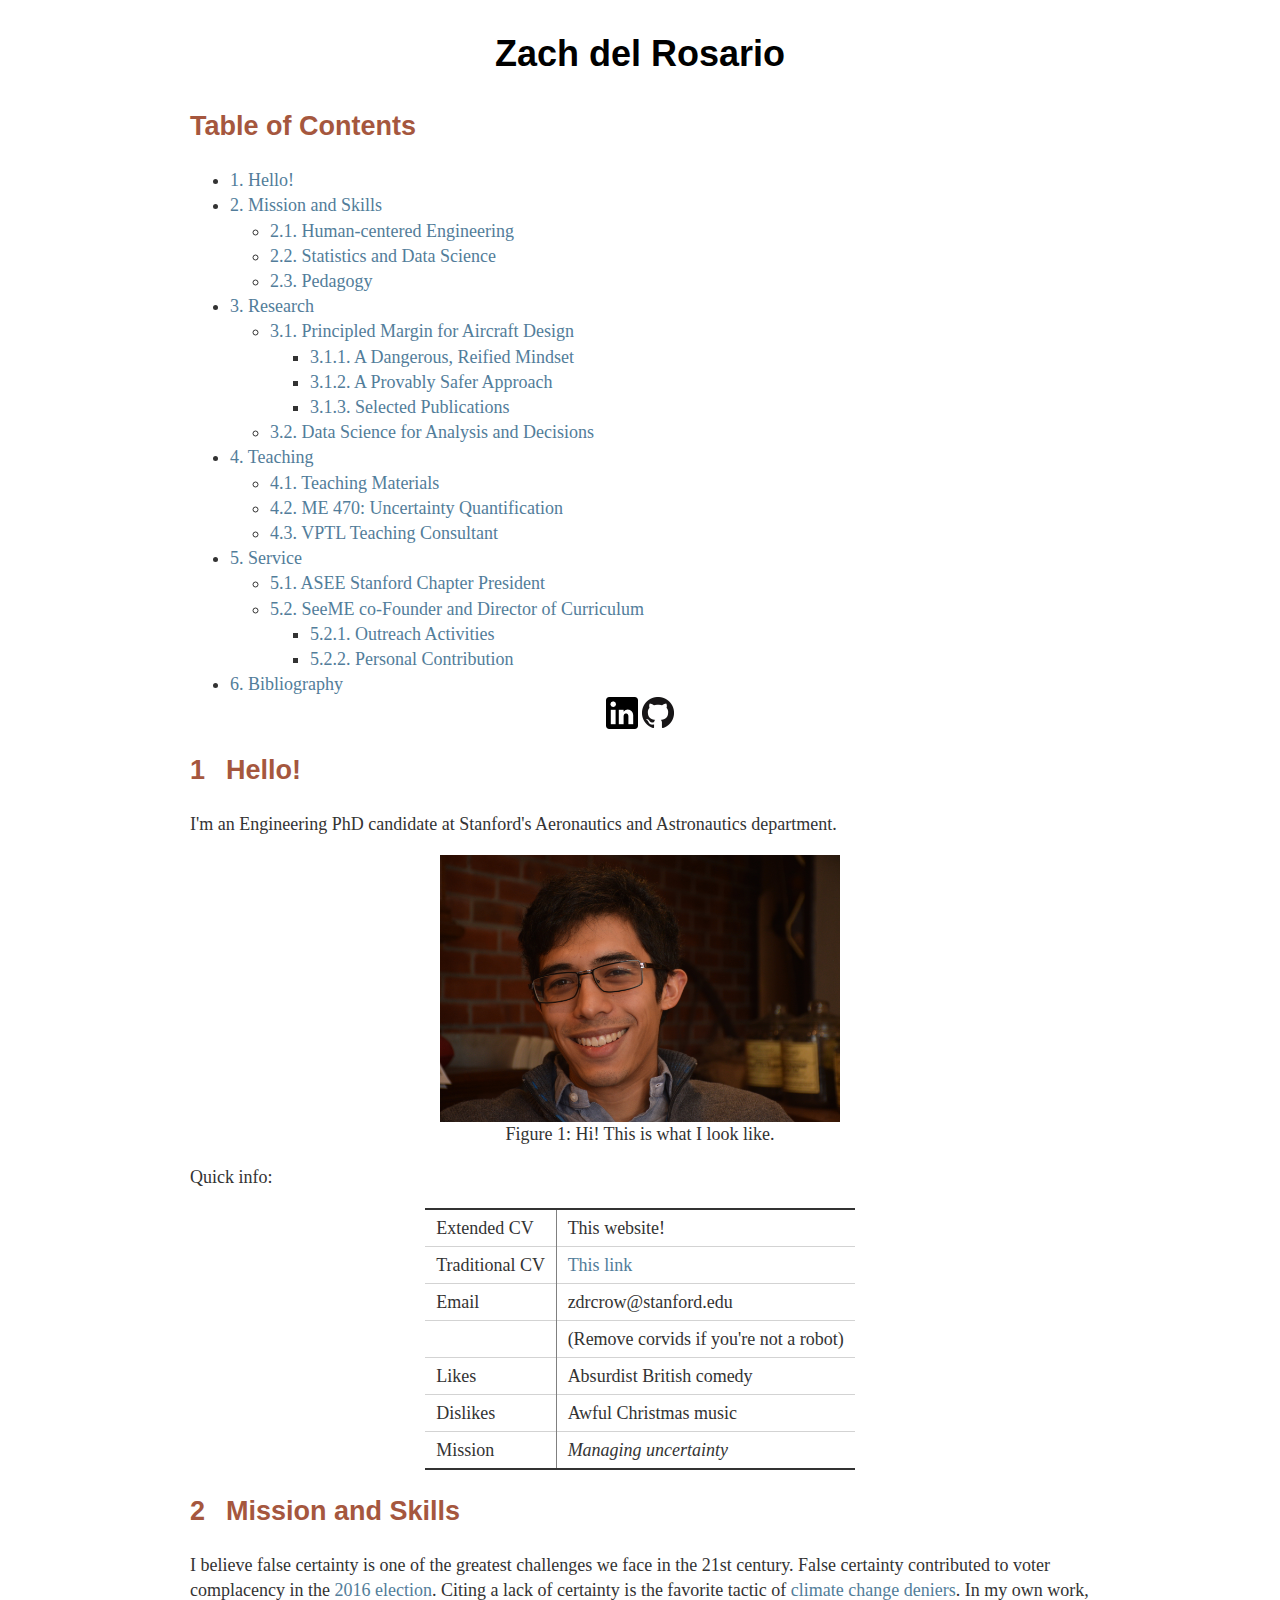
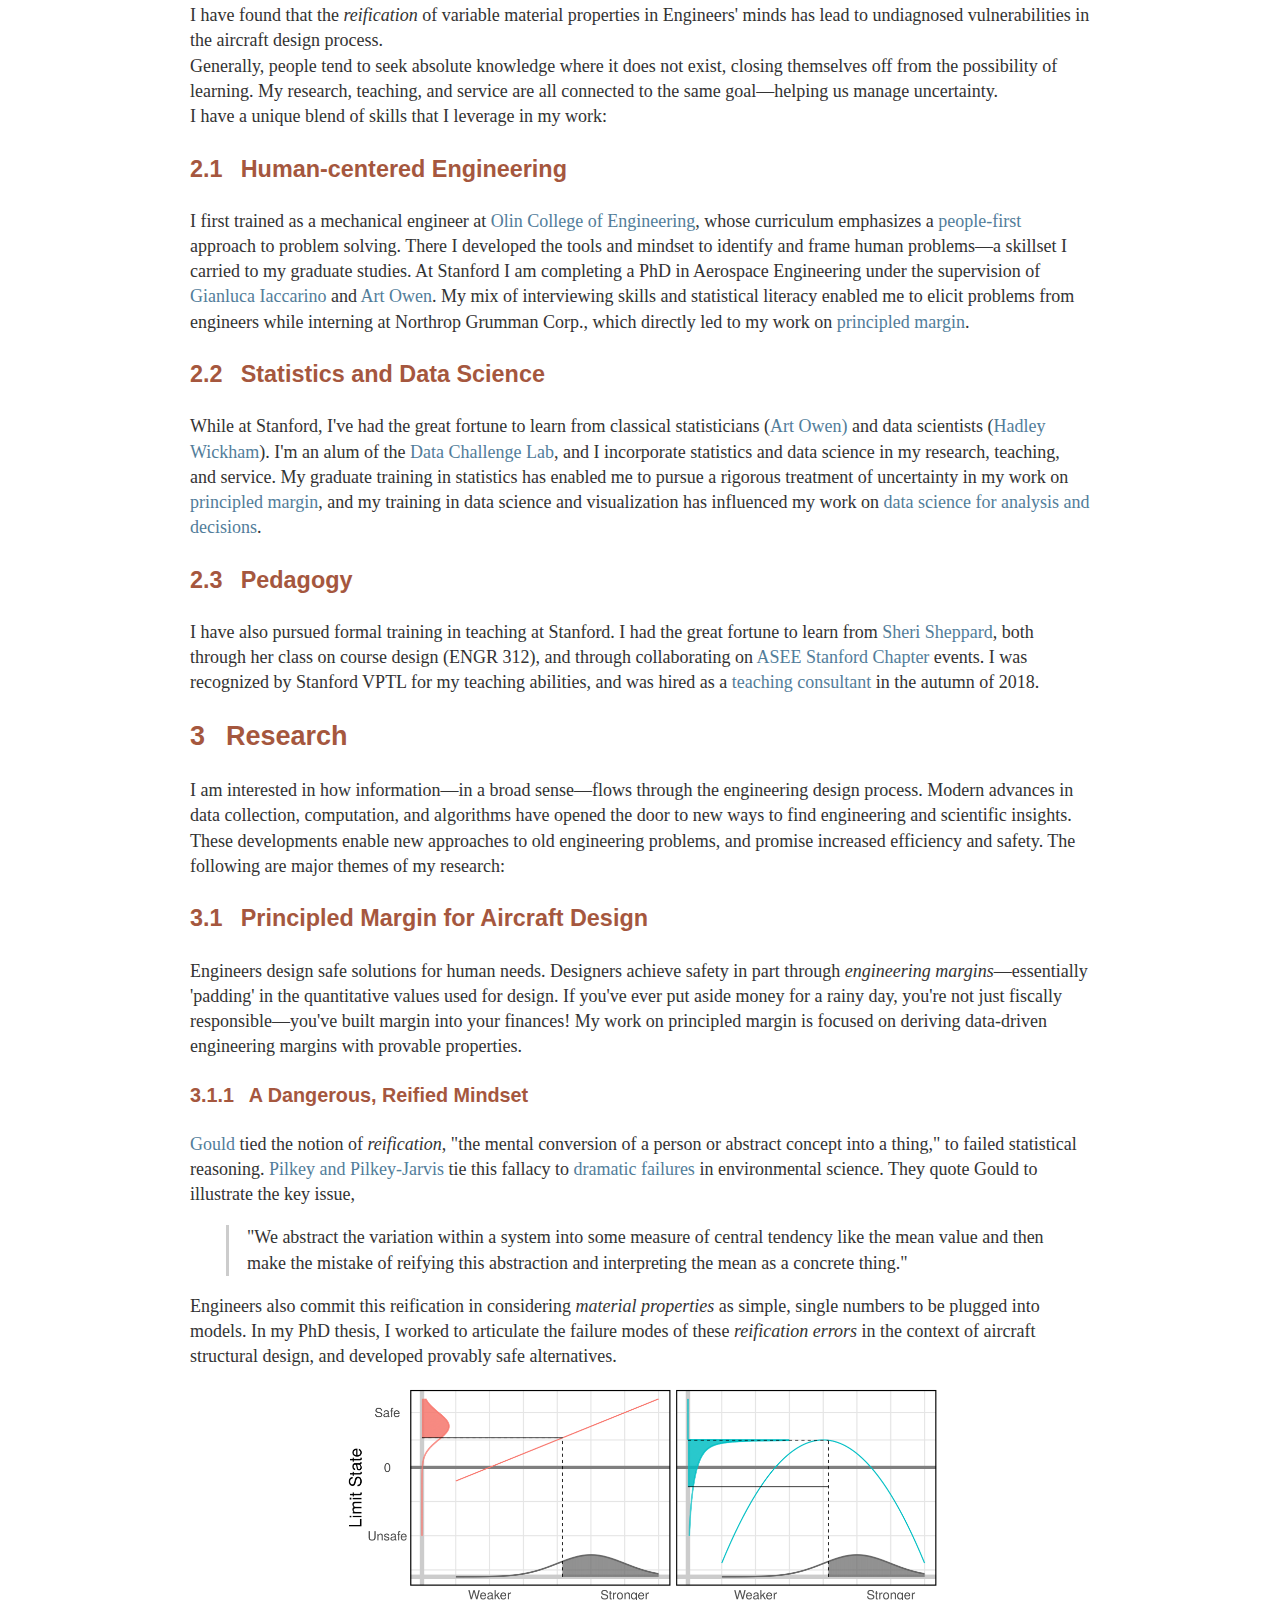
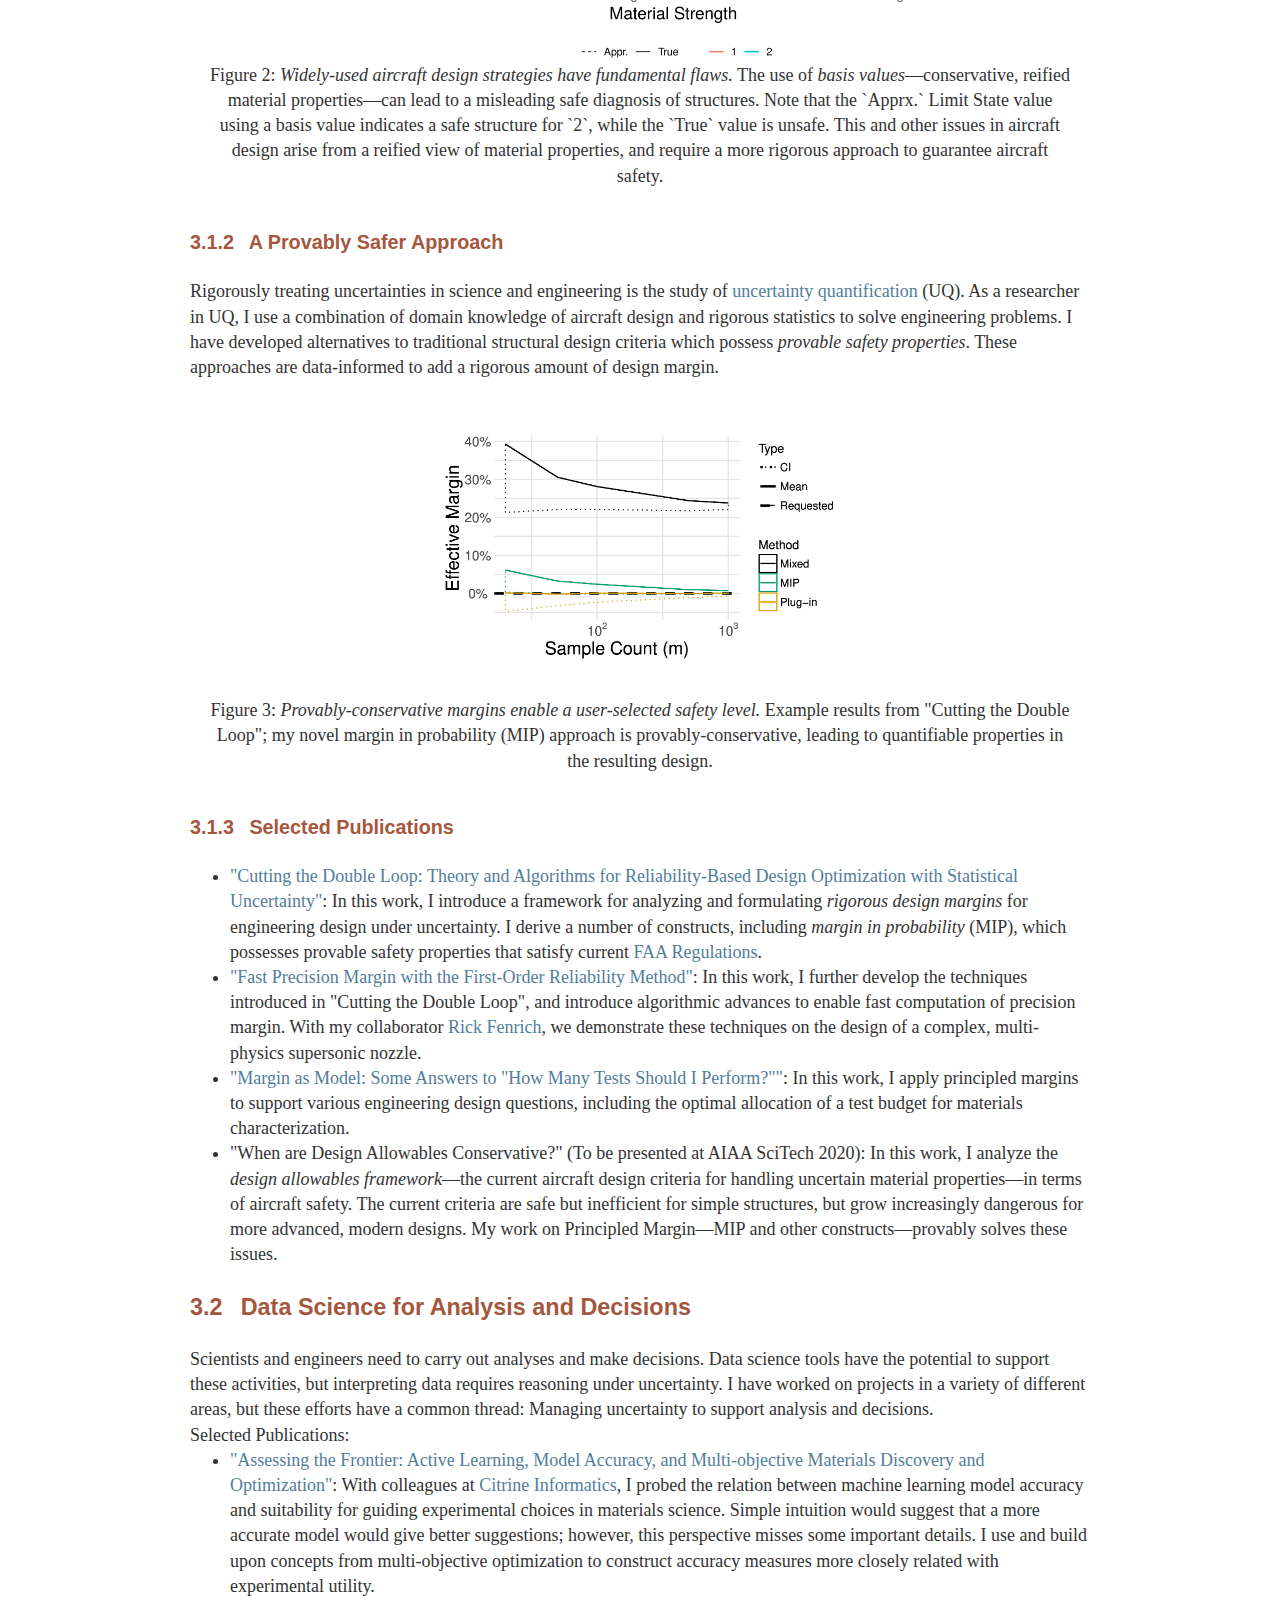
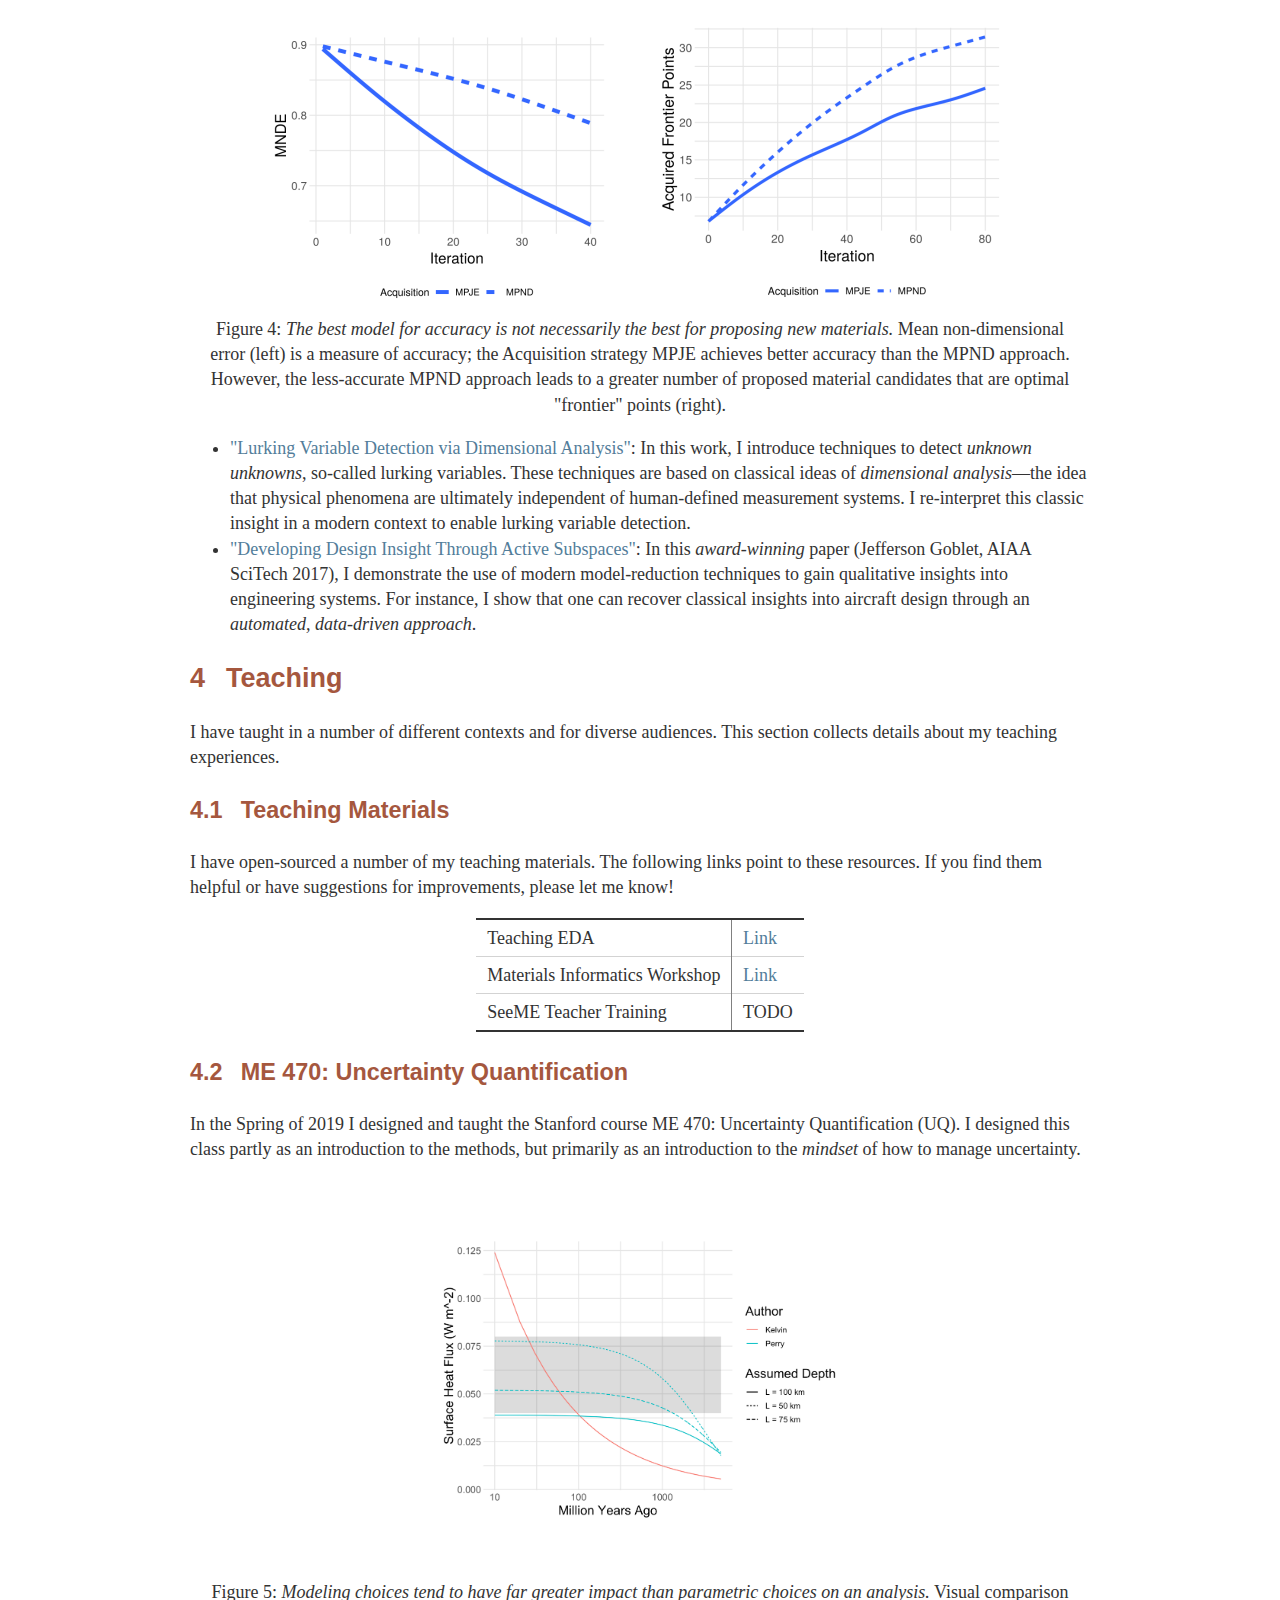
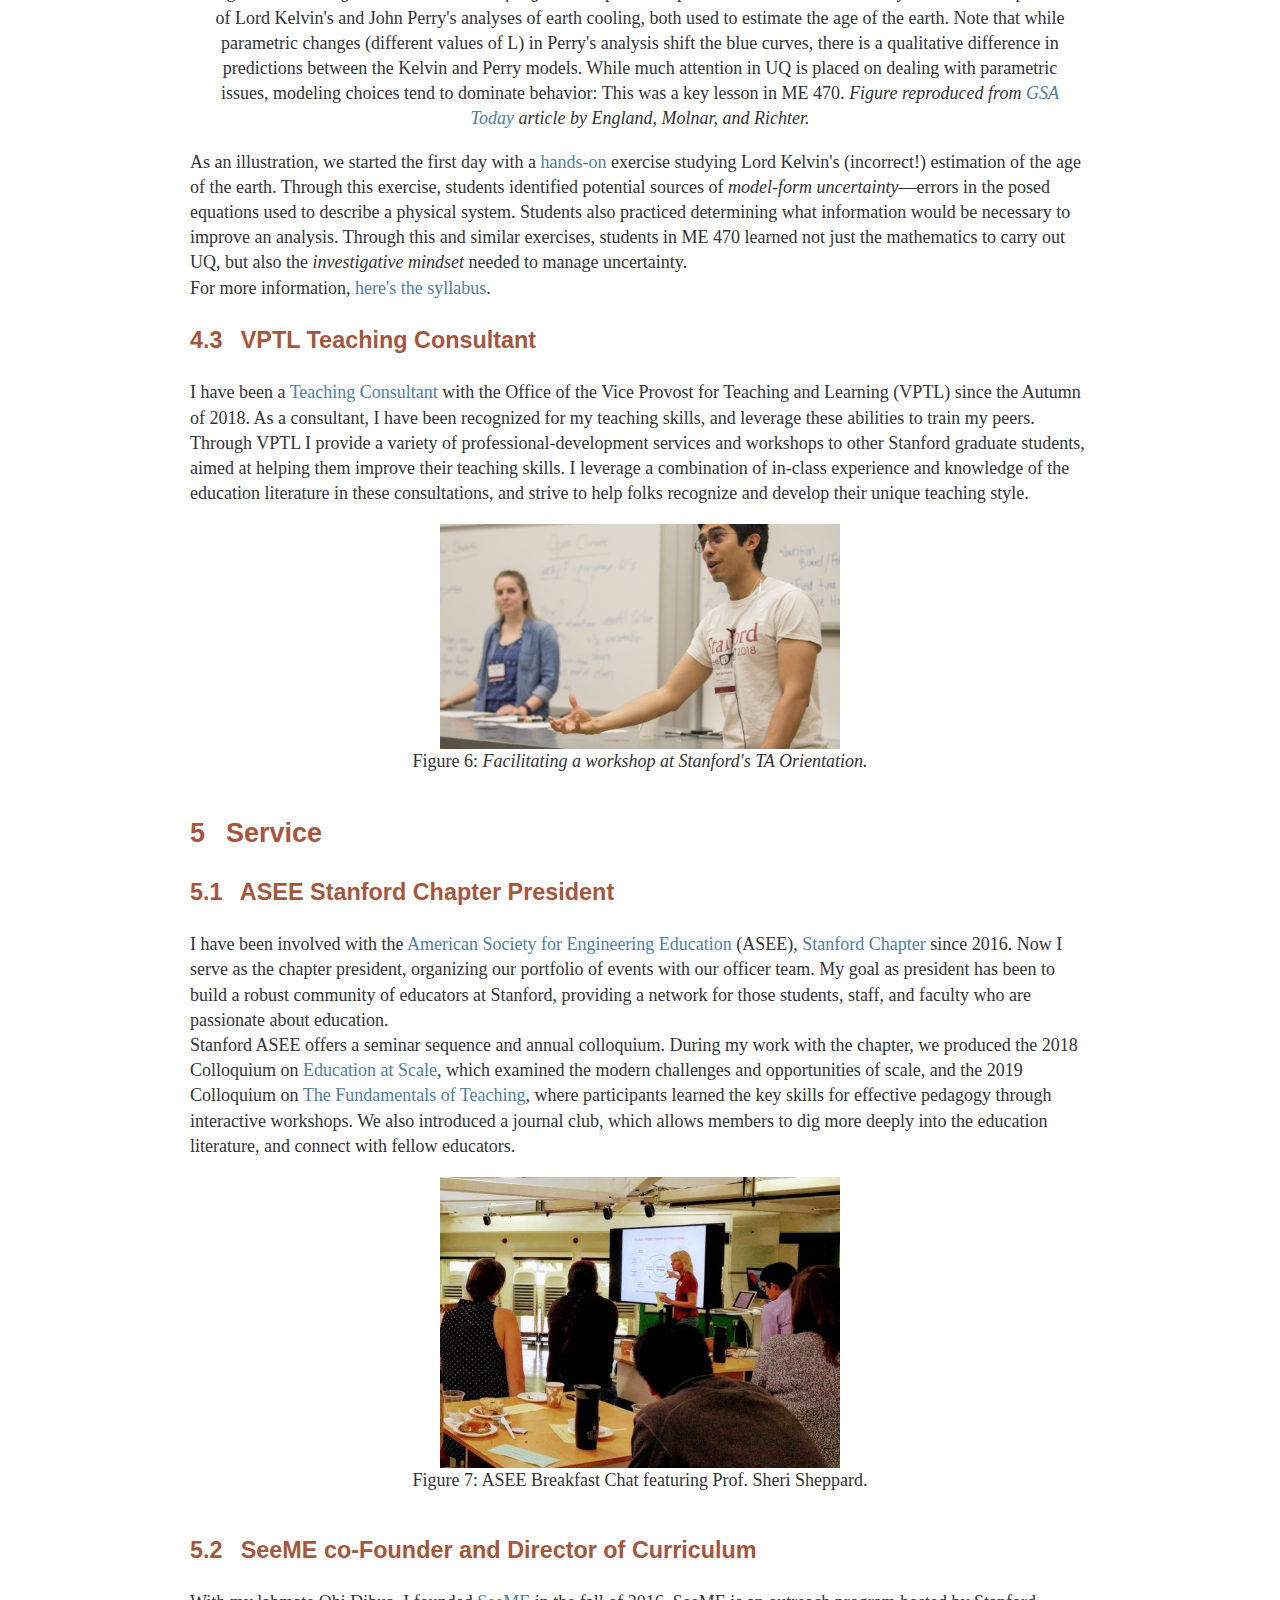
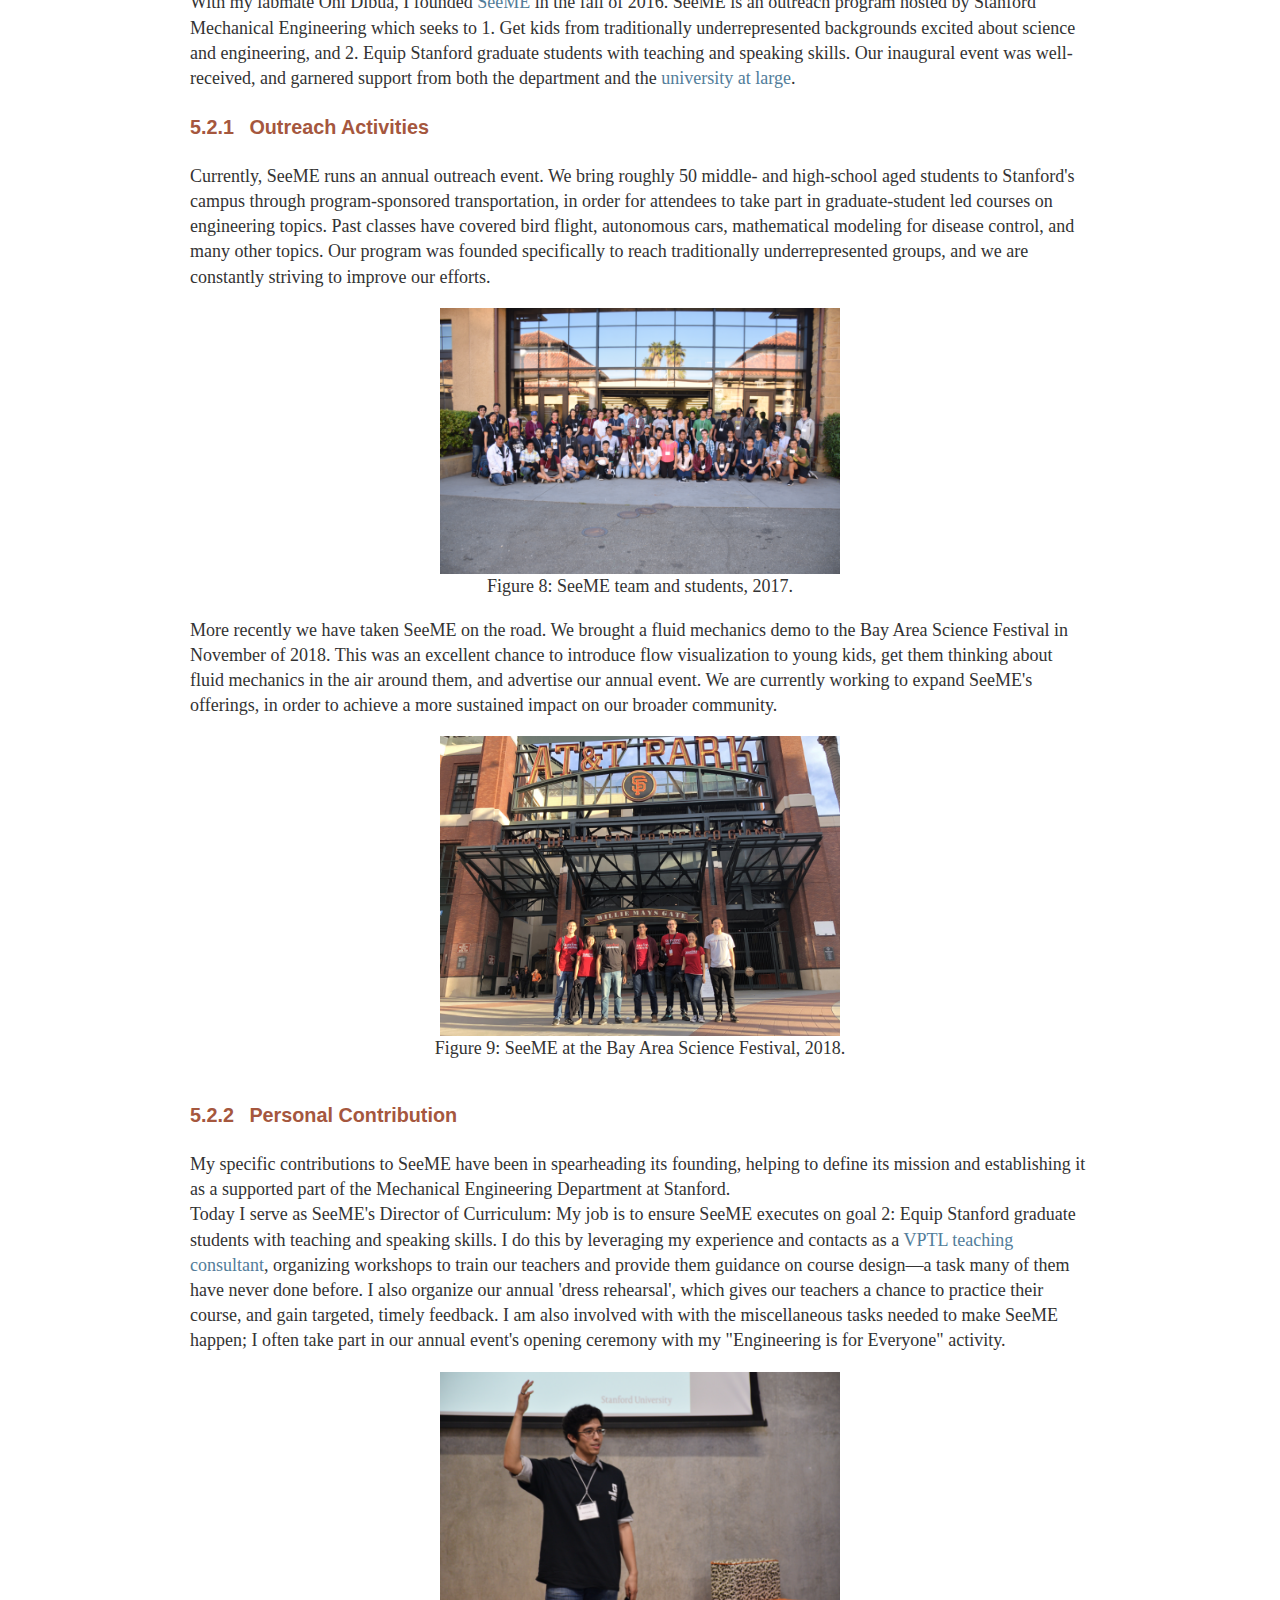
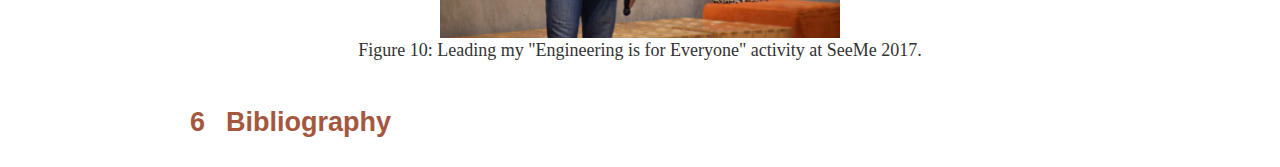
<file: index.html>
<?xml version="1.0" encoding="utf-8"?>
<!DOCTYPE html PUBLIC "-//W3C//DTD XHTML 1.0 Strict//EN"
"http://www.w3.org/TR/xhtml1/DTD/xhtml1-strict.dtd">
<html xmlns="http://www.w3.org/1999/xhtml" lang="en" xml:lang="en">
<head>
<!-- 2019-12-11 Wed 15:46 -->
<meta http-equiv="Content-Type" content="text/html;charset=utf-8" />
<meta name="viewport" content="width=device-width, initial-scale=1" />
<title>Zach del Rosario</title>
<meta name="generator" content="Org mode" />
<meta name="author" content="Zachary del Rosario" />
<style type="text/css">
 <!--/*--><![CDATA[/*><!--*/
  .title  { text-align: center;
             margin-bottom: .2em; }
  .subtitle { text-align: center;
              font-size: medium;
              font-weight: bold;
              margin-top:0; }
  .todo   { font-family: monospace; color: red; }
  .done   { font-family: monospace; color: green; }
  .priority { font-family: monospace; color: orange; }
  .tag    { background-color: #eee; font-family: monospace;
            padding: 2px; font-size: 80%; font-weight: normal; }
  .timestamp { color: #bebebe; }
  .timestamp-kwd { color: #5f9ea0; }
  .org-right  { margin-left: auto; margin-right: 0px;  text-align: right; }
  .org-left   { margin-left: 0px;  margin-right: auto; text-align: left; }
  .org-center { margin-left: auto; margin-right: auto; text-align: center; }
  .underline { text-decoration: underline; }
  #postamble p, #preamble p { font-size: 90%; margin: .2em; }
  p.verse { margin-left: 3%; }
  pre {
    border: 1px solid #ccc;
    box-shadow: 3px 3px 3px #eee;
    padding: 8pt;
    font-family: monospace;
    overflow: auto;
    margin: 1.2em;
  }
  pre.src {
    position: relative;
    overflow: visible;
    padding-top: 1.2em;
  }
  pre.src:before {
    display: none;
    position: absolute;
    background-color: white;
    top: -10px;
    right: 10px;
    padding: 3px;
    border: 1px solid black;
  }
  pre.src:hover:before { display: inline;}
  /* Languages per Org manual */
  pre.src-asymptote:before { content: 'Asymptote'; }
  pre.src-awk:before { content: 'Awk'; }
  pre.src-C:before { content: 'C'; }
  /* pre.src-C++ doesn't work in CSS */
  pre.src-clojure:before { content: 'Clojure'; }
  pre.src-css:before { content: 'CSS'; }
  pre.src-D:before { content: 'D'; }
  pre.src-ditaa:before { content: 'ditaa'; }
  pre.src-dot:before { content: 'Graphviz'; }
  pre.src-calc:before { content: 'Emacs Calc'; }
  pre.src-emacs-lisp:before { content: 'Emacs Lisp'; }
  pre.src-fortran:before { content: 'Fortran'; }
  pre.src-gnuplot:before { content: 'gnuplot'; }
  pre.src-haskell:before { content: 'Haskell'; }
  pre.src-hledger:before { content: 'hledger'; }
  pre.src-java:before { content: 'Java'; }
  pre.src-js:before { content: 'Javascript'; }
  pre.src-latex:before { content: 'LaTeX'; }
  pre.src-ledger:before { content: 'Ledger'; }
  pre.src-lisp:before { content: 'Lisp'; }
  pre.src-lilypond:before { content: 'Lilypond'; }
  pre.src-lua:before { content: 'Lua'; }
  pre.src-matlab:before { content: 'MATLAB'; }
  pre.src-mscgen:before { content: 'Mscgen'; }
  pre.src-ocaml:before { content: 'Objective Caml'; }
  pre.src-octave:before { content: 'Octave'; }
  pre.src-org:before { content: 'Org mode'; }
  pre.src-oz:before { content: 'OZ'; }
  pre.src-plantuml:before { content: 'Plantuml'; }
  pre.src-processing:before { content: 'Processing.js'; }
  pre.src-python:before { content: 'Python'; }
  pre.src-R:before { content: 'R'; }
  pre.src-ruby:before { content: 'Ruby'; }
  pre.src-sass:before { content: 'Sass'; }
  pre.src-scheme:before { content: 'Scheme'; }
  pre.src-screen:before { content: 'Gnu Screen'; }
  pre.src-sed:before { content: 'Sed'; }
  pre.src-sh:before { content: 'shell'; }
  pre.src-sql:before { content: 'SQL'; }
  pre.src-sqlite:before { content: 'SQLite'; }
  /* additional languages in org.el's org-babel-load-languages alist */
  pre.src-forth:before { content: 'Forth'; }
  pre.src-io:before { content: 'IO'; }
  pre.src-J:before { content: 'J'; }
  pre.src-makefile:before { content: 'Makefile'; }
  pre.src-maxima:before { content: 'Maxima'; }
  pre.src-perl:before { content: 'Perl'; }
  pre.src-picolisp:before { content: 'Pico Lisp'; }
  pre.src-scala:before { content: 'Scala'; }
  pre.src-shell:before { content: 'Shell Script'; }
  pre.src-ebnf2ps:before { content: 'ebfn2ps'; }
  /* additional language identifiers per "defun org-babel-execute"
       in ob-*.el */
  pre.src-cpp:before  { content: 'C++'; }
  pre.src-abc:before  { content: 'ABC'; }
  pre.src-coq:before  { content: 'Coq'; }
  pre.src-groovy:before  { content: 'Groovy'; }
  /* additional language identifiers from org-babel-shell-names in
     ob-shell.el: ob-shell is the only babel language using a lambda to put
     the execution function name together. */
  pre.src-bash:before  { content: 'bash'; }
  pre.src-csh:before  { content: 'csh'; }
  pre.src-ash:before  { content: 'ash'; }
  pre.src-dash:before  { content: 'dash'; }
  pre.src-ksh:before  { content: 'ksh'; }
  pre.src-mksh:before  { content: 'mksh'; }
  pre.src-posh:before  { content: 'posh'; }
  /* Additional Emacs modes also supported by the LaTeX listings package */
  pre.src-ada:before { content: 'Ada'; }
  pre.src-asm:before { content: 'Assembler'; }
  pre.src-caml:before { content: 'Caml'; }
  pre.src-delphi:before { content: 'Delphi'; }
  pre.src-html:before { content: 'HTML'; }
  pre.src-idl:before { content: 'IDL'; }
  pre.src-mercury:before { content: 'Mercury'; }
  pre.src-metapost:before { content: 'MetaPost'; }
  pre.src-modula-2:before { content: 'Modula-2'; }
  pre.src-pascal:before { content: 'Pascal'; }
  pre.src-ps:before { content: 'PostScript'; }
  pre.src-prolog:before { content: 'Prolog'; }
  pre.src-simula:before { content: 'Simula'; }
  pre.src-tcl:before { content: 'tcl'; }
  pre.src-tex:before { content: 'TeX'; }
  pre.src-plain-tex:before { content: 'Plain TeX'; }
  pre.src-verilog:before { content: 'Verilog'; }
  pre.src-vhdl:before { content: 'VHDL'; }
  pre.src-xml:before { content: 'XML'; }
  pre.src-nxml:before { content: 'XML'; }
  /* add a generic configuration mode; LaTeX export needs an additional
     (add-to-list 'org-latex-listings-langs '(conf " ")) in .emacs */
  pre.src-conf:before { content: 'Configuration File'; }

  table { border-collapse:collapse; }
  caption.t-above { caption-side: top; }
  caption.t-bottom { caption-side: bottom; }
  td, th { vertical-align:top;  }
  th.org-right  { text-align: center;  }
  th.org-left   { text-align: center;   }
  th.org-center { text-align: center; }
  td.org-right  { text-align: right;  }
  td.org-left   { text-align: left;   }
  td.org-center { text-align: center; }
  dt { font-weight: bold; }
  .footpara { display: inline; }
  .footdef  { margin-bottom: 1em; }
  .figure { padding: 1em; }
  .figure p { text-align: center; }
  .inlinetask {
    padding: 10px;
    border: 2px solid gray;
    margin: 10px;
    background: #ffffcc;
  }
  #org-div-home-and-up
   { text-align: right; font-size: 70%; white-space: nowrap; }
  textarea { overflow-x: auto; }
  .linenr { font-size: smaller }
  .code-highlighted { background-color: #ffff00; }
  .org-info-js_info-navigation { border-style: none; }
  #org-info-js_console-label
    { font-size: 10px; font-weight: bold; white-space: nowrap; }
  .org-info-js_search-highlight
    { background-color: #ffff00; color: #000000; font-weight: bold; }
  .org-svg { width: 90%; }
  /*]]>*/-->
</style>
<link rel="stylesheet" type="text/css" href="org.css"/>

<script type="text/javascript" src="https://orgmode.org/org-info.js">
/**
 *
 * @source: https://orgmode.org/org-info.js
 *
 * @licstart  The following is the entire license notice for the
 *  JavaScript code in https://orgmode.org/org-info.js.
 *
 * Copyright (C) 2012-2018 Free Software Foundation, Inc.
 *
 *
 * The JavaScript code in this tag is free software: you can
 * redistribute it and/or modify it under the terms of the GNU
 * General Public License (GNU GPL) as published by the Free Software
 * Foundation, either version 3 of the License, or (at your option)
 * any later version.  The code is distributed WITHOUT ANY WARRANTY;
 * without even the implied warranty of MERCHANTABILITY or FITNESS
 * FOR A PARTICULAR PURPOSE.  See the GNU GPL for more details.
 *
 * As additional permission under GNU GPL version 3 section 7, you
 * may distribute non-source (e.g., minimized or compacted) forms of
 * that code without the copy of the GNU GPL normally required by
 * section 4, provided you include this license notice and a URL
 * through which recipients can access the Corresponding Source.
 *
 * @licend  The above is the entire license notice
 * for the JavaScript code in https://orgmode.org/org-info.js.
 *
 */
</script>

<script type="text/javascript">

/*
@licstart  The following is the entire license notice for the
JavaScript code in this tag.

Copyright (C) 2012-2018 Free Software Foundation, Inc.

The JavaScript code in this tag is free software: you can
redistribute it and/or modify it under the terms of the GNU
General Public License (GNU GPL) as published by the Free Software
Foundation, either version 3 of the License, or (at your option)
any later version.  The code is distributed WITHOUT ANY WARRANTY;
without even the implied warranty of MERCHANTABILITY or FITNESS
FOR A PARTICULAR PURPOSE.  See the GNU GPL for more details.

As additional permission under GNU GPL version 3 section 7, you
may distribute non-source (e.g., minimized or compacted) forms of
that code without the copy of the GNU GPL normally required by
section 4, provided you include this license notice and a URL
through which recipients can access the Corresponding Source.


@licend  The above is the entire license notice
for the JavaScript code in this tag.
*/

<!--/*--><![CDATA[/*><!--*/
org_html_manager.set("TOC_DEPTH", "3");
org_html_manager.set("LINK_HOME", "");
org_html_manager.set("LINK_UP", "");
org_html_manager.set("LOCAL_TOC", "1");
org_html_manager.set("VIEW_BUTTONS", "0");
org_html_manager.set("MOUSE_HINT", "#cccccc");
org_html_manager.set("FIXED_TOC", "0");
org_html_manager.set("TOC", "0");
org_html_manager.set("VIEW", "showall");
org_html_manager.setup();  // activate after the parameters are set
/*]]>*///-->
</script>
<script type="text/javascript">
/*
@licstart  The following is the entire license notice for the
JavaScript code in this tag.

Copyright (C) 2012-2018 Free Software Foundation, Inc.

The JavaScript code in this tag is free software: you can
redistribute it and/or modify it under the terms of the GNU
General Public License (GNU GPL) as published by the Free Software
Foundation, either version 3 of the License, or (at your option)
any later version.  The code is distributed WITHOUT ANY WARRANTY;
without even the implied warranty of MERCHANTABILITY or FITNESS
FOR A PARTICULAR PURPOSE.  See the GNU GPL for more details.

As additional permission under GNU GPL version 3 section 7, you
may distribute non-source (e.g., minimized or compacted) forms of
that code without the copy of the GNU GPL normally required by
section 4, provided you include this license notice and a URL
through which recipients can access the Corresponding Source.


@licend  The above is the entire license notice
for the JavaScript code in this tag.
*/
<!--/*--><![CDATA[/*><!--*/
 function CodeHighlightOn(elem, id)
 {
   var target = document.getElementById(id);
   if(null != target) {
     elem.cacheClassElem = elem.className;
     elem.cacheClassTarget = target.className;
     target.className = "code-highlighted";
     elem.className   = "code-highlighted";
   }
 }
 function CodeHighlightOff(elem, id)
 {
   var target = document.getElementById(id);
   if(elem.cacheClassElem)
     elem.className = elem.cacheClassElem;
   if(elem.cacheClassTarget)
     target.className = elem.cacheClassTarget;
 }
/*]]>*///-->
</script>
</head>
<body>
<div id="content">
<h1 class="title">Zach del Rosario</h1>
<div id="table-of-contents">
<h2>Table of Contents</h2>
<div id="text-table-of-contents">
<ul>
<li><a href="#sec:hello">1. Hello!</a></li>
<li><a href="#sec:mission">2. Mission and Skills</a>
<ul>
<li><a href="#subsec:engineer">2.1. Human-centered Engineering</a></li>
<li><a href="#subsec:stats">2.2. Statistics and Data Science</a></li>
<li><a href="#subsec:teacher">2.3. Pedagogy</a></li>
</ul>
</li>
<li><a href="#sec:research">3. Research</a>
<ul>
<li><a href="#subsec:margin">3.1. Principled Margin for Aircraft Design</a>
<ul>
<li><a href="#orgcd8fc11">3.1.1. A Dangerous, Reified Mindset</a></li>
<li><a href="#org9f28b81">3.1.2. A Provably Safer Approach</a></li>
<li><a href="#orgb39a15f">3.1.3. Selected Publications</a></li>
</ul>
</li>
<li><a href="#subsec:insight">3.2. Data Science for Analysis and Decisions</a></li>
</ul>
</li>
<li><a href="#sec:teaching">4. Teaching</a>
<ul>
<li><a href="#subsec:materials">4.1. Teaching Materials</a></li>
<li><a href="#subsec:me470">4.2. ME 470: Uncertainty Quantification</a></li>
<li><a href="#subsec:vptl">4.3. VPTL Teaching Consultant</a></li>
</ul>
</li>
<li><a href="#sec:service">5. Service</a>
<ul>
<li><a href="#subsec:asee">5.1. ASEE Stanford Chapter President</a></li>
<li><a href="#subsec:seeme">5.2. SeeME co-Founder and Director of Curriculum</a>
<ul>
<li><a href="#org687b5f3">5.2.1. Outreach Activities</a></li>
<li><a href="#orgdd75d36">5.2.2. Personal Contribution</a></li>
</ul>
</li>
</ul>
</li>
<li><a href="#orgb887549">6. Bibliography</a></li>
</ul>
</div>
</div>
<div align="center">
  <a href="https://www.linkedin.com/in/zdr-su/" target="_blank"><img src="images/LI-black-32px.png" alt="LinkedIn"></a>
  <a href="https://github.com/zdelrosario" target="_blank"><img src="images/GitHub-Mark-32px.png" alt="GitHub"></a>
</div>

<div id="outline-container-org2cc663b" class="outline-2">
<h2 id="sec:hello"><a id="org2cc663b"></a><span class="section-number-2">1</span> Hello!</h2>
<div class="outline-text-2" id="text-sec:hello">
<p>
I'm an Engineering PhD candidate at Stanford's Aeronautics and Astronautics
department.
</p>


<div class="figure">
<p><img src="./images/zdr2.jpg" alt="zdr2.jpg" width="400px" />
</p>
<p><span class="figure-number">Figure 1: </span>Hi! This is what I look like.</p>
</div>

<p>
Quick info:
</p>

<table border="2" cellspacing="0" cellpadding="6" rules="groups" frame="hsides">


<colgroup>
<col  class="org-left" />

<col  class="org-left" />
</colgroup>
<tbody>
<tr>
<td class="org-left">Extended CV</td>
<td class="org-left">This website!</td>
</tr>

<tr>
<td class="org-left">Traditional CV</td>
<td class="org-left"><a href="./zdr_cv.pdf">This link</a></td>
</tr>

<tr>
<td class="org-left">Email</td>
<td class="org-left">zdrcrow@stanford.edu</td>
</tr>

<tr>
<td class="org-left">&#xa0;</td>
<td class="org-left">(Remove corvids if you're not a robot)</td>
</tr>

<tr>
<td class="org-left">Likes</td>
<td class="org-left">Absurdist British comedy</td>
</tr>

<tr>
<td class="org-left">Dislikes</td>
<td class="org-left">Awful Christmas music</td>
</tr>

<tr>
<td class="org-left">Mission</td>
<td class="org-left"><i>Managing uncertainty</i></td>
</tr>
</tbody>
</table>
</div>
</div>

<div id="outline-container-orgf657c06" class="outline-2">
<h2 id="sec:mission"><a id="orgf657c06"></a><span class="section-number-2">2</span> Mission and Skills</h2>
<div class="outline-text-2" id="text-sec:mission">
<p>
I believe false certainty is one of the greatest challenges we face in the 21st
century. False certainty contributed to voter complacency in the <a href="https://fivethirtyeight.com/features/the-real-story-of-2016/">2016 election</a>.
Citing a lack of certainty is the favorite tactic of <a href="http://theconversation.com/the-thinking-error-at-the-root-of-science-denial-96099">climate change deniers</a>. In
my own work, I have found that the <i>reification</i> of variable material properties
in Engineers' minds has lead to undiagnosed vulnerabilities in the aircraft
design process.
</p>

<p>
Generally, people tend to seek absolute knowledge where it does not exist,
closing themselves off from the possibility of learning. My research, teaching,
and service are all connected to the same goal&#x2014;helping us manage uncertainty.
</p>

<p>
I have a unique blend of skills that I leverage in my work:
</p>
</div>
<div id="outline-container-orga5422ad" class="outline-3">
<h3 id="subsec:engineer"><a id="orga5422ad"></a><span class="section-number-3">2.1</span> Human-centered Engineering</h3>
<div class="outline-text-3" id="text-subsec:engineer">
<p>
I first trained as a mechanical engineer at <a href="http://www.olin.edu/">Olin College of Engineering</a>, whose
curriculum emphasizes a <a href="http://www.olin.edu/academics/curriculum/">people-first</a> approach to problem solving. There I
developed the tools and mindset to identify and frame human problems&#x2014;a
skillset I carried to my graduate studies. At Stanford I am completing a PhD in
Aerospace Engineering under the supervision of <a href="http://web.stanford.edu/~jops">Gianluca Iaccarino</a> and <a href="https://statistics.stanford.edu/people/art-b-owen">Art Owen</a>.
My mix of interviewing skills and statistical literacy enabled me to elicit
problems from engineers while interning at Northrop Grumman Corp., which
directly led to my work on <a href="#subsec:margin">principled margin</a>.
</p>
</div>
</div>

<div id="outline-container-orgae86d3a" class="outline-3">
<h3 id="subsec:stats"><a id="orgae86d3a"></a><span class="section-number-3">2.2</span> Statistics and Data Science</h3>
<div class="outline-text-3" id="text-subsec:stats">
<p>
While at Stanford, I've had the great fortune to learn from classical
statisticians (<a href="https://statistics.stanford.edu/people/art-b-owen">Art Owen)</a> and data scientists (<a href="http://hadley.nz/">Hadley Wickham</a>). I'm an alum of
the <a href="https://datalab.stanford.edu/challenge-lab">Data Challenge Lab</a>, and I incorporate statistics and data science in my
research, teaching, and service. My graduate training in statistics has enabled
me to pursue a rigorous treatment of uncertainty in my work on <a href="#subsec:margin">principled
margin</a>, and my training in data science and visualization has influenced my work
on <a href="#subsec:insight">data science for analysis and decisions</a>.
</p>
</div>
</div>

<div id="outline-container-org81996e7" class="outline-3">
<h3 id="subsec:teacher"><a id="org81996e7"></a><span class="section-number-3">2.3</span> Pedagogy</h3>
<div class="outline-text-3" id="text-subsec:teacher">
<p>
I have also pursued formal training in teaching at Stanford. I had the great
fortune to learn from <a href="https://profiles.stanford.edu/sheri-sheppard">Sheri Sheppard</a>, both through her class on course design
(ENGR 312), and through collaborating on <a href="#subsec:asee">ASEE Stanford Chapter</a> events. I was
recognized by Stanford VPTL for my teaching abilities, and was hired as a
<a href="#subsec:vptl">teaching consultant</a> in the autumn of 2018.
</p>
</div>
</div>
</div>

<div id="outline-container-org352d067" class="outline-2">
<h2 id="sec:research"><a id="org352d067"></a><span class="section-number-2">3</span> Research</h2>
<div class="outline-text-2" id="text-sec:research">
<p>
I am interested in how information&#x2014;in a broad sense&#x2014;flows through the
engineering design process. Modern advances in data collection, computation, and
algorithms have opened the door to new ways to find engineering and scientific
insights. These developments enable new approaches to old engineering problems,
and promise increased efficiency and safety. The following are major themes of
my research:
</p>
</div>

<div id="outline-container-org4bee6e3" class="outline-3">
<h3 id="subsec:margin"><a id="org4bee6e3"></a><span class="section-number-3">3.1</span> Principled Margin for Aircraft Design</h3>
<div class="outline-text-3" id="text-subsec:margin">
<p>
Engineers design safe solutions for human needs. Designers achieve safety in
part through <i>engineering margins</i>&#x2014;essentially 'padding' in the quantitative
values used for design. If you've ever put aside money for a rainy day, you're
not just fiscally responsible&#x2014;you've built margin into your finances! My work
on principled margin is focused on deriving data-driven engineering margins with
provable properties.
</p>
</div>

<div id="outline-container-orgcd8fc11" class="outline-4">
<h4 id="orgcd8fc11"><span class="section-number-4">3.1.1</span> A Dangerous, Reified Mindset</h4>
<div class="outline-text-4" id="text-3-1-1">
<p>
<a href="https://en.wikipedia.org/wiki/Full_House:_The_Spread_of_Excellence_from_Plato_to_Darwin">Gould</a> tied the notion of <i>reification</i>, "the mental conversion of a person or
abstract concept into a thing," to failed statistical reasoning. <a href="http://cup.columbia.edu/book/useless-arithmetic/9780231132121">Pilkey and
Pilkey-Jarvis</a> tie this fallacy to <a href="https://en.wikipedia.org/wiki/Collapse_of_the_Atlantic_northwest_cod_fishery">dramatic failures</a> in environmental science.
They quote Gould to illustrate the key issue,
</p>

<blockquote>
<p>
"We abstract the variation within a system into some measure of central tendency
like the mean value and then make the mistake of reifying this abstraction and
interpreting the mean as a concrete thing."
</p>
</blockquote>

<p>
Engineers also commit this reification in considering <i>material properties</i> as
simple, single numbers to be plugged into models. In my PhD thesis, I worked to
articulate the failure modes of these <i>reification errors</i> in the context of
aircraft structural design, and developed provably safe alternatives.
</p>


<div class="figure">
<p><img src="./images/qe-monotonicity-both.png" alt="qe-monotonicity-both.png" width="600px" />
</p>
<p><span class="figure-number">Figure 2: </span><i>Widely-used aircraft design strategies have fundamental flaws.</i> The use of <i>basis values</i>&#x2014;conservative, reified material properties&#x2014;can lead to a misleading safe diagnosis of structures. Note that the `Apprx.` Limit State value using a basis value indicates a safe structure for `2`, while the `True` value is unsafe. This and other issues in aircraft design arise from a reified view of material properties, and require a more rigorous approach to guarantee aircraft safety.</p>
</div>
</div>
</div>

<div id="outline-container-org9f28b81" class="outline-4">
<h4 id="org9f28b81"><span class="section-number-4">3.1.2</span> A Provably Safer Approach</h4>
<div class="outline-text-4" id="text-3-1-2">
<p>
Rigorously treating uncertainties in science and engineering is the study of
<a href="https://en.wikipedia.org/wiki/Uncertainty_quantification">uncertainty quantification</a> (UQ). As a researcher in UQ, I use a combination of
domain knowledge of aircraft design and rigorous statistics to solve engineering
problems. I have developed alternatives to traditional structural design
criteria which possess <i>provable safety properties</i>. These approaches are
data-informed to add a rigorous amount of design margin.
</p>


<div class="figure">
<p><img src="./images/M_tension.jpg" alt="M_tension.jpg" width="400px" />
</p>
<p><span class="figure-number">Figure 3: </span><i>Provably-conservative margins enable a user-selected safety level.</i> Example results from "Cutting the Double Loop"; my novel margin in probability (MIP) approach is provably-conservative, leading to quantifiable properties in the resulting design.</p>
</div>
</div>
</div>

<div id="outline-container-orgb39a15f" class="outline-4">
<h4 id="orgb39a15f"><span class="section-number-4">3.1.3</span> Selected Publications</h4>
<div class="outline-text-4" id="text-3-1-3">
<ul class="org-ul">
<li><a href="https://onlinelibrary.wiley.com/doi/abs/10.1002/nme.6035">"Cutting the Double Loop: Theory and Algorithms for Reliability-Based Design
Optimization with Statistical Uncertainty"</a>: In this work, I
introduce a framework for analyzing and formulating <i>rigorous design margins</i>
for engineering design under uncertainty. I derive a number of constructs,
including <i>margin in probability</i> (MIP), which possesses provable safety
properties that satisfy current <a href="https://www.law.cornell.edu/cfr/text/14/25.613">FAA Regulations</a>.</li>

<li><a href="https://arc.aiaa.org/doi/pdf/10.2514/6.2019-0721">"Fast Precision Margin with the First-Order Reliability Method"</a>: In this work,
I further develop the techniques introduced in "Cutting the Double Loop", and
introduce algorithmic advances to enable fast computation of precision margin.
With my collaborator <a href="http://adl.stanford.edu/people/rickfenrich.html">Rick Fenrich</a>, we demonstrate these techniques on the
design of a complex, multi-physics supersonic nozzle.</li>

<li><a href="https://arc.aiaa.org/doi/pdf/10.2514/6.2019-3554">"Margin as Model: Some Answers to "How Many Tests Should I Perform?""</a>: In this
work, I apply principled margins to support various engineering design
questions, including the optimal allocation of a test budget for materials
characterization.</li>

<li>"When are Design Allowables Conservative?" (To be presented at AIAA SciTech
2020): In this work, I analyze the <i>design allowables framework</i>&#x2014;the current
aircraft design criteria for handling uncertain material properties&#x2014;in terms
of aircraft safety. The current criteria are safe but inefficient for simple
structures, but grow increasingly dangerous for more advanced, modern designs.
My work on Principled Margin&#x2014;MIP and other constructs&#x2014;provably solves
these issues.</li>
</ul>
</div>
</div>
</div>

<div id="outline-container-orgdd1c178" class="outline-3">
<h3 id="subsec:insight"><a id="orgdd1c178"></a><span class="section-number-3">3.2</span> Data Science for Analysis and Decisions</h3>
<div class="outline-text-3" id="text-subsec:insight">
<p>
Scientists and engineers need to carry out analyses and make decisions. Data
science tools have the potential to support these activities, but interpreting
data requires reasoning under uncertainty. I have worked on projects in a
variety of different areas, but these efforts have a common thread: Managing
uncertainty to support analysis and decisions.
</p>

<p>
Selected Publications:
</p>
<ul class="org-ul">
<li><a href="https://arxiv.org/abs/1911.03224">"Assessing the Frontier: Active Learning, Model Accuracy, and Multi-objective
Materials Discovery and Optimization"</a>: With colleagues at <a href="https://citrine.io/">Citrine Informatics</a>,
I probed the relation between machine learning model accuracy and suitability
for guiding experimental choices in materials science. Simple intuition would
suggest that a more accurate model would give better suggestions; however,
this perspective misses some important details. I use and build upon concepts
from multi-objective optimization to construct accuracy measures more closely
related with experimental utility.</li>
</ul>


<div class="figure">
<p><img src="./images/zt_motivation.png" alt="zt_motivation.png" width="800px" />
</p>
<p><span class="figure-number">Figure 4: </span><i>The best model for accuracy is not necessarily the best for proposing new materials.</i> Mean non-dimensional error (left) is a measure of accuracy; the Acquisition strategy MPJE achieves better accuracy than the MPND approach. However, the less-accurate MPND approach leads to a greater number of proposed material candidates that are optimal "frontier" points (right).</p>
</div>

<ul class="org-ul">
<li><a href="https://epubs.siam.org/doi/abs/10.1137/17M1155508">"Lurking Variable Detection via Dimensional Analysis"</a>: In this
work, I introduce techniques to detect <i>unknown unknowns</i>, so-called lurking
variables. These techniques are based on classical ideas of <i>dimensional
analysis</i>&#x2014;the idea that physical phenomena are ultimately independent of
human-defined measurement systems. I re-interpret this classic insight in a
modern context to enable lurking variable detection.</li>

<li><a href="https://arc.aiaa.org/doi/pdf/10.2514/6.2017-1090">"Developing Design Insight Through Active Subspaces"</a>: In this
<i>award-winning</i> paper (Jefferson Goblet, AIAA SciTech 2017), I demonstrate the
use of modern model-reduction techniques to gain qualitative insights into
engineering systems. For instance, I show that one can recover classical
insights into aircraft design through an <i>automated, data-driven approach</i>.</li>
</ul>
</div>
</div>
</div>

<div id="outline-container-org212f900" class="outline-2">
<h2 id="sec:teaching"><a id="org212f900"></a><span class="section-number-2">4</span> Teaching</h2>
<div class="outline-text-2" id="text-sec:teaching">
<p>
I have taught in a number of different contexts and for diverse audiences. This
section collects details about my teaching experiences.
</p>
</div>

<div id="outline-container-org41e5fd1" class="outline-3">
<h3 id="subsec:materials"><a id="org41e5fd1"></a><span class="section-number-3">4.1</span> Teaching Materials</h3>
<div class="outline-text-3" id="text-subsec:materials">
<p>
I have open-sourced a number of my teaching materials. The following links point
to these resources. If you find them helpful or have suggestions for
improvements, please let me know!
</p>

<table border="2" cellspacing="0" cellpadding="6" rules="groups" frame="hsides">


<colgroup>
<col  class="org-left" />

<col  class="org-left" />
</colgroup>
<tbody>
<tr>
<td class="org-left">Teaching EDA</td>
<td class="org-left"><a href="https://github.com/zdelrosario/teaching-eda">Link</a></td>
</tr>

<tr>
<td class="org-left">Materials Informatics Workshop</td>
<td class="org-left"><a href="https://citrineinformatics.github.io/ga-tech-workshop/">Link</a></td>
</tr>

<tr>
<td class="org-left">SeeME Teacher Training</td>
<td class="org-left">TODO</td>
</tr>
</tbody>
</table>
</div>
</div>

<div id="outline-container-org659fdf9" class="outline-3">
<h3 id="subsec:me470"><a id="org659fdf9"></a><span class="section-number-3">4.2</span> ME 470: Uncertainty Quantification</h3>
<div class="outline-text-3" id="text-subsec:me470">
<p>
In the Spring of 2019 I designed and taught the Stanford course ME 470:
Uncertainty Quantification (UQ). I designed this class partly as an introduction
to the methods, but primarily as an introduction to the <i>mindset</i> of how to
manage uncertainty.
</p>


<div class="figure">
<p><img src="./images/analysis_cf.png" alt="analysis_cf.png" width="400px" />
</p>
<p><span class="figure-number">Figure 5: </span><i>Modeling choices tend to have far greater impact than parametric choices on an analysis.</i> Visual comparison of Lord Kelvin's and John Perry's analyses of earth cooling, both used to estimate the age of the earth. Note that while parametric changes (different values of L) in Perry's analysis shift the blue curves, there is a qualitative difference in predictions between the Kelvin and Perry models. While much attention in UQ is placed on dealing with parametric issues, modeling choices tend to dominate behavior: This was a key lesson in ME 470. <i>Figure reproduced from <a href="https://ora.ox.ac.uk/objects/uuid:7854d3c6-676f-445a-918d-0a28ecb9b6a0">GSA Today</a> article by England, Molnar, and Richter.</i></p>
</div>

<p>
As an illustration, we started the first day with a <a href="./docs/me470_kelvin.pdf">hands-on</a> exercise studying
Lord Kelvin's (incorrect!) estimation of the age of the earth. Through this
exercise, students identified potential sources of <i>model-form
uncertainty</i>&#x2014;errors in the posed equations used to describe a physical system.
Students also practiced determining what information would be necessary to
improve an analysis. Through this and similar exercises, students in ME 470
learned not just the mathematics to carry out UQ, but also the <i>investigative
mindset</i> needed to manage uncertainty.
</p>

<p>
For more information, <a href="./courses/ME_470/syllabus.html">here's the syllabus</a>.
</p>
</div>
</div>

<div id="outline-container-org3de9034" class="outline-3">
<h3 id="subsec:vptl"><a id="org3de9034"></a><span class="section-number-3">4.3</span> VPTL Teaching Consultant</h3>
<div class="outline-text-3" id="text-subsec:vptl">
<p>
I have been a <a href="https://teachingcommons.stanford.edu/ta-support/grad-teaching-stanford/liaisons-and-consultants-programs/become-vptl-consultant">Teaching Consultant</a> with the Office of the Vice Provost for
Teaching and Learning (VPTL) since the Autumn of 2018. As a consultant, I have
been recognized for my teaching skills, and leverage these abilities to train my
peers. Through VPTL I provide a variety of professional-development services and
workshops to other Stanford graduate students, aimed at helping them improve
their teaching skills. I leverage a combination of in-class experience and
knowledge of the education literature in these consultations, and strive to help
folks recognize and develop their unique teaching style.
</p>


<div class="figure">
<p><img src="./images/tao2018.jpg" alt="tao2018.jpg" width="400px" />
</p>
<p><span class="figure-number">Figure 6: </span><i>Facilitating a workshop at Stanford's TA Orientation.</i></p>
</div>
</div>
</div>
</div>

<div id="outline-container-org19a9636" class="outline-2">
<h2 id="sec:service"><a id="org19a9636"></a><span class="section-number-2">5</span> Service</h2>
<div class="outline-text-2" id="text-sec:service">
</div>

<div id="outline-container-orgfceff5c" class="outline-3">
<h3 id="subsec:asee"><a id="orgfceff5c"></a><span class="section-number-3">5.1</span> ASEE Stanford Chapter President</h3>
<div class="outline-text-3" id="text-subsec:asee">
<p>
I have been involved with the <a href="https://www.asee.org/">American Society for Engineering Education</a> (ASEE),
<a href="http://asee.stanford.edu">Stanford Chapter</a> since 2016. Now I serve as the chapter president, organizing
our portfolio of events with our officer team. My goal as president has been to
build a robust community of educators at Stanford, providing a network for those
students, staff, and faculty who are passionate about education.
</p>

<p>
Stanford ASEE offers a seminar sequence and annual colloquium. During my work
with the chapter, we produced the 2018 Colloquium on <a href="https://web.stanford.edu/group/asee/cgi-bin/wordpress/2018/04/11/asee-colloquium-education-at-scale-april-20th-845am-1230pm/">Education at Scale</a>, which
examined the modern challenges and opportunities of scale, and the 2019
Colloquium on <a href="https://web.stanford.edu/group/asee/cgi-bin/wordpress/2019/04/17/asee-colloquium-april-19th-2019/">The Fundamentals of Teaching</a>, where participants learned the key
skills for effective pedagogy through interactive workshops. We also introduced
a journal club, which allows members to dig more deeply into the education
literature, and connect with fellow educators.
</p>


<div class="figure">
<p><img src="./images/asee.jpg" alt="asee.jpg" width="400px" />
</p>
<p><span class="figure-number">Figure 7: </span>ASEE Breakfast Chat featuring Prof. Sheri Sheppard.</p>
</div>
</div>
</div>

<div id="outline-container-org37785af" class="outline-3">
<h3 id="subsec:seeme"><a id="org37785af"></a><span class="section-number-3">5.2</span> SeeME co-Founder and Director of Curriculum</h3>
<div class="outline-text-3" id="text-subsec:seeme">
<p>
With my labmate Ohi Dibua, I founded <a href="http://seeme.stanford.edu">SeeME</a> in the fall of 2016. SeeME is an
outreach program hosted by Stanford Mechanical Engineering which seeks to 1. Get
kids from traditionally underrepresented backgrounds excited about science and
engineering, and 2. Equip Stanford graduate students with teaching and speaking
skills. Our inaugural event was well-received, and garnered support from both
the department and the <a href="https://news.stanford.edu/2018/04/30/graduate-students-teach-local-teens-engineering/">university at large</a>.
</p>
</div>

<div id="outline-container-org687b5f3" class="outline-4">
<h4 id="org687b5f3"><span class="section-number-4">5.2.1</span> Outreach Activities</h4>
<div class="outline-text-4" id="text-5-2-1">
<p>
Currently, SeeME runs an annual outreach event. We bring roughly 50 middle- and
high-school aged students to Stanford's campus through program-sponsored
transportation, in order for attendees to take part in graduate-student led
courses on engineering topics. Past classes have covered bird flight, autonomous
cars, mathematical modeling for disease control, and many other topics. Our
program was founded specifically to reach traditionally underrepresented groups,
and we are constantly striving to improve our efforts.
</p>


<div class="figure">
<p><img src="./images/seeme2017.png" alt="seeme2017.png" width="400px" />
</p>
<p><span class="figure-number">Figure 8: </span>SeeME team and students, 2017.</p>
</div>

<p>
More recently we have taken SeeME on the road. We brought a fluid mechanics demo
to the Bay Area Science Festival in November of 2018. This was an excellent
chance to introduce flow visualization to young kids, get them thinking about
fluid mechanics in the air around them, and advertise our annual event. We are
currently working to expand SeeME's offerings, in order to achieve a more
sustained impact on our broader community.
</p>


<div class="figure">
<p><img src="./images/basf2018.jpg" alt="basf2018.jpg" width="400px" />
</p>
<p><span class="figure-number">Figure 9: </span>SeeME at the Bay Area Science Festival, 2018.</p>
</div>
</div>
</div>

<div id="outline-container-orgdd75d36" class="outline-4">
<h4 id="orgdd75d36"><span class="section-number-4">5.2.2</span> Personal Contribution</h4>
<div class="outline-text-4" id="text-5-2-2">
<p>
My specific contributions to SeeME have been in spearheading its founding,
helping to define its mission and establishing it as a supported part of the
Mechanical Engineering Department at Stanford.
</p>

<p>
Today I serve as SeeME's Director of Curriculum: My job is to ensure SeeME
executes on goal 2: Equip Stanford graduate students with teaching and speaking
skills. I do this by leveraging my experience and contacts as a <a href="#subsec:vptl">VPTL teaching
consultant</a>, organizing workshops to train our teachers and provide them guidance
on course design&#x2014;a task many of them have never done before. I also organize
our annual 'dress rehearsal', which gives our teachers a chance to practice
their course, and gain targeted, timely feedback. I am also involved with with
the miscellaneous tasks needed to make SeeME happen; I often take part in our
annual event's opening ceremony with my "Engineering is for Everyone" activity.
</p>


<div class="figure">
<p><img src="./images/zdr_seeme.png" alt="zdr_seeme.png" width="400px" />
</p>
<p><span class="figure-number">Figure 10: </span>Leading my "Engineering is for Everyone" activity at SeeMe 2017.</p>
</div>
</div>
</div>
</div>
</div>

<div id="outline-container-orgb887549" class="outline-2">
<h2 id="orgb887549"><span class="section-number-2">6</span> Bibliography</h2>
</div>
</div>
</body>
</html>
</file>
<file: org.css>
html{font-family:sans-serif;line-height:1.15;-ms-text-size-adjust:100%;-webkit-text-size-adjust:100%}body{margin:0}article,aside,details,figcaption,figure,footer,header,main,menu,nav,section,summary{display:block}audio,canvas,progress,video{display:inline-block}audio:not([controls]){display:none;height:0}progress{vertical-align:baseline}[hidden],template{display:none}a{background-color:transparent;-webkit-text-decoration-skip:objects}a:active,a:hover{outline-width:0}abbr[title]{border-bottom:none;text-decoration:underline;text-decoration:underline dotted}b,strong{font-weight:inherit;font-weight:bolder}dfn{font-style:italic}h1{font-size:2em;margin:.67em 0}mark{background-color:#ff0;color:#000}small{font-size:80%}sub,sup{font-size:75%;line-height:0;position:relative;vertical-align:baseline}sub{bottom:-.25em}sup{top:-.5em}img{border-style:none}svg:not(:root){overflow:hidden}code,kbd,pre,samp{font-family:monospace,monospace;font-size:1em}figure{margin:1em 40px}hr{box-sizing:content-box;height:0;overflow:visible}button,input,optgroup,select,textarea{font:inherit;margin:0}optgroup{font-weight:700}button,input{overflow:visible}button,select{text-transform:none}[type=reset],[type=submit],button,html [type=button]{-webkit-appearance:button}[type=button]::-moz-focus-inner,[type=reset]::-moz-focus-inner,[type=submit]::-moz-focus-inner,button::-moz-focus-inner{border-style:none;padding:0}[type=button]:-moz-focusring,[type=reset]:-moz-focusring,[type=submit]:-moz-focusring,button:-moz-focusring{outline:1px dotted ButtonText}fieldset{border:1px solid silver;margin:0 2px;padding:.35em .625em .75em}legend{box-sizing:border-box;color:inherit;display:table;max-width:100%;padding:0;white-space:normal}textarea{overflow:auto}[type=checkbox],[type=radio]{box-sizing:border-box;padding:0}[type=number]::-webkit-inner-spin-button,[type=number]::-webkit-outer-spin-button{height:auto}[type=search]{-webkit-appearance:textfield;outline-offset:-2px}[type=search]::-webkit-search-cancel-button,[type=search]::-webkit-search-decoration{-webkit-appearance:none}::-webkit-input-placeholder{color:inherit;opacity:.54}::-webkit-file-upload-button{-webkit-appearance:button;font:inherit}.org-bold{font-weight:700}.org-bold-italic{font-weight:700;font-style:italic}.org-buffer-menu-buffer{font-weight:700}.org-builtin{color:#483d8b}.org-button{color:#3a5fcd;text-decoration:underline}.org-calendar-month-header{color:#00f}.org-calendar-today{text-decoration:underline}.org-calendar-weekday-header{color:#008b8b}.org-calendar-weekend-header{color:#b22222}.org-comint-highlight-input{font-weight:700}.org-comint-highlight-prompt{color:#0000cd}.org-comment,.org-comment-delimiter{color:#b22222}.org-constant{color:#008b8b}.org-diary{color:red}.org-doc{color:#8b2252}.org-error{color:red;font-weight:700}.org-escape-glyph{color:brown}.org-file-name-shadow{color:#7f7f7f}.org-fringe{background-color:#f2f2f2}.org-function-name{color:#00f}.org-glyphless-char{font-size:60%}.org-header-line{color:#333;background-color:#e5e5e5}.org-help-argument-name{font-style:italic}.org-highlight{background-color:#b4eeb4}.org-holiday{background-color:pink}.org-info-header-node{color:brown;font-weight:700;font-style:italic}.org-info-header-xref{color:#3a5fcd;text-decoration:underline}.org-info-index-match{background-color:#ff0}.org-info-menu-header{font-weight:700}.org-info-menu-star{color:red}.org-info-node{color:brown;font-weight:700;font-style:italic}.org-info-title-1{font-size:172%;font-weight:700}.org-info-title-2{font-size:144%;font-weight:700}.org-info-title-3{font-size:120%;font-weight:700}.org-info-title-4{font-weight:700}.org-info-xref{color:#3a5fcd;text-decoration:underline}.org-italic{font-style:italic}.org-keyword{color:#a020f0}.org-lazy-highlight{background-color:#afeeee}.org-link{color:#3a5fcd;text-decoration:underline}.org-link-visited{color:#8b008b;text-decoration:underline}.org-makefile-makepp-perl{background-color:#bfefff}.org-makefile-space{background-color:#ff69b4}.org-makefile-targets{color:#00f}.org-match{background-color:#ff0}.org-next-error{background-color:gtk_selection_bg_color}.org-nobreak-space{color:brown;text-decoration:underline}.org-org-agenda-calendar-event,.org-org-agenda-calendar-sexp{color:#000;background-color:#fff}.org-org-agenda-clocking{background-color:#ff0}.org-org-agenda-column-dateline{background-color:#e5e5e5}.org-org-agenda-current-time{color:#b8860b}.org-org-agenda-date{color:#00f}.org-org-agenda-date-today{color:#00f;font-weight:700;font-style:italic}.org-org-agenda-date-weekend{color:#00f;font-weight:700}.org-org-agenda-diary{color:#000;background-color:#fff}.org-org-agenda-dimmed-todo{color:#7f7f7f}.org-org-agenda-done{color:#228b22}.org-org-agenda-filter-category,.org-org-agenda-filter-effort,.org-org-agenda-filter-regexp,.org-org-agenda-filter-tags{color:#000;background-color:#bfbfbf}.org-org-agenda-restriction-lock{background-color:#eee}.org-org-agenda-structure{color:#00f}.org-org-archived,.org-org-block{color:#7f7f7f}.org-org-block-begin-line,.org-org-block-end-line{color:#b22222}.org-org-checkbox{font-weight:700}.org-org-checkbox-statistics-done{color:#228b22;font-weight:700}.org-org-checkbox-statistics-todo{color:red;font-weight:700}.org-org-clock-overlay{color:#000;background-color:#d3d3d3}.org-org-code{color:#7f7f7f}.org-org-column,.org-org-column-title{background-color:#e5e5e5}.org-org-column-title{font-weight:700;text-decoration:underline}.org-org-date{color:#a020f0;text-decoration:underline}.org-org-date-selected{color:red}.org-org-default{color:#000;background-color:#fff}.org-org-document-info{color:#191970}.org-org-document-info-keyword{color:#7f7f7f}.org-org-document-title{color:#191970;font-weight:700}.org-org-done{color:#228b22;font-weight:700}.org-org-drawer{color:#00f}.org-org-ellipsis{color:#b8860b;text-decoration:underline}.org-org-footnote{color:#a020f0;text-decoration:underline}.org-org-formula{color:#b22222}.org-org-headline-done{color:#bc8f8f}.org-org-hide{color:#fff}.org-org-latex-and-related{color:#8b4513}.org-org-level-1{color:#00f}.org-org-level-2{color:sienna}.org-org-level-3{color:#a020f0}.org-org-level-4{color:#b22222}.org-org-level-5{color:#228b22}.org-org-level-6{color:#008b8b}.org-org-level-7{color:#483d8b}.org-org-level-8{color:#8b2252}.org-org-link{color:#3a5fcd;text-decoration:underline}.org-org-list-dt{font-weight:700}.org-org-macro{color:#8b4513}.org-org-meta-line{color:#b22222}.org-org-mode-line-clock{color:#000;background-color:#bfbfbf}.org-org-mode-line-clock-overrun{color:#000;background-color:red}.org-org-priority{color:#a020f0}.org-org-quote{color:#7f7f7f}.org-org-scheduled{color:#006400}.org-org-scheduled-previously{color:#b22222}.org-org-scheduled-today{color:#006400}.org-org-sexp-date,.org-org-special-keyword{color:#a020f0}.org-org-table{color:#00f}.org-org-tag,.org-org-tag-group{font-weight:700}.org-org-target{text-decoration:underline}.org-org-time-grid{color:#b8860b}.org-org-todo{color:red;font-weight:700}.org-org-upcoming-deadline{color:#b22222}.org-org-verbatim,.org-org-verse{color:#7f7f7f}.org-org-warning{color:red;font-weight:700}.org-outline-1{color:#00f}.org-outline-2{color:sienna}.org-outline-3{color:#a020f0}.org-outline-4{color:#b22222}.org-outline-5{color:#228b22}.org-outline-6{color:#008b8b}.org-outline-7{color:#483d8b}.org-outline-8{color:#8b2252}.org-preprocessor{color:#483d8b}.org-regexp-grouping-backslash,.org-regexp-grouping-construct{font-weight:700}.org-region{background-color:gtk_selection_bg_color}.org-secondary-selection{background-color:#ff0}.org-shadow{color:#7f7f7f}.org-show-paren-match{background-color:#40e0d0}.org-show-paren-mismatch{color:#fff;background-color:#a020f0}.org-string{color:#8b2252}.org-success{color:#228b22;font-weight:700}.org-table-cell{color:#e5e5e5;background-color:#00f}.org-tooltip{color:#000;background-color:#ffffe0}.org-trailing-whitespace{background-color:red}.org-type{color:#228b22}.org-underline{text-decoration:underline}.org-variable-name{color:sienna}.org-warning{color:#ff8c00;font-weight:700}.org-warning-1{color:red;font-weight:700}body{width:95%;margin:2% auto;font-size:14px;line-height:1.4em;font-family:Georgia,serif;color:#333}@media screen and (min-width:600px){body{font-size:18px}}@media screen and (min-width:910px){body{width:900px}}::-moz-selection{background:#d6edff}::selection{background:#d6edff}dl,ol,p,ul{margin:0 auto}.title{margin:.8em auto;color:#000}.subtitle,.title{text-align:center}.subtitle{font-size:1.1em;line-height:1.4;font-weight:700;margin:1em auto}.abstract{margin:auto;width:80%;font-style:italic}.abstract p:last-of-type:before{content:"    ";white-space:pre}.status{font-size:90%;margin:2em auto}[class^=section-number-]{margin-right:.5em}[id^=orgheadline]{clear:both}#footnotes{font-size:90%}.footpara{display:inline;margin:.2em auto}.footdef{margin-bottom:1em}.footdef sup{padding-right:.5em}a{color:#527d9a;text-decoration:none}a:hover{color:#035;border-bottom:1px dotted}figure{padding:0;margin:1em auto;text-align:center}img{max-width:100%;vertical-align:middle}.MathJax_Display{margin:0!important;width:90%!important}h1,h2,h3,h4,h5,h6{color:#a5573e;line-height:1em;font-family:Helvetica,sans-serif}h1,h2,h3{line-height:1.4em}h4,h5,h6{font-size:1em}@media screen and (min-width:600px){h1{font-size:2em}h2{font-size:1.5em}h3{font-size:1.3em}h1,h2,h3{line-height:1.4em}h4,h5,h6{font-size:1.1em}}dt{font-weight:700}table{margin:1em auto;border-top:2px solid;border-collapse:collapse}table,thead{border-bottom:2px solid}table td+td,table th+th{border-left:1px solid gray}table tr{border-top:1px solid #d3d3d3}td,th{padding:.3em .6em;vertical-align:middle}caption.t-above{caption-side:top}caption.t-bottom{caption-side:bottom}caption{margin-bottom:.3em}figcaption{margin-top:.3em}th.org-center,th.org-left,th.org-right{text-align:center}td.org-right{text-align:right}td.org-left{text-align:left}td.org-center{text-align:center}blockquote{margin:1em 2em;padding-left:1em;border-left:3px solid #ccc}kbd{background-color:#f7f7f7;font-size:80%;margin:0 .1em;padding:.1em .6em}.todo{background-color:red}.done,.todo{color:#fff;padding:.1em .3em;border-radius:3px;background-clip:padding-box;font-size:80%;font-family:Lucida Console,monospace;line-height:1}.done{background-color:green}.priority{color:orange;font-family:Lucida Console,monospace}#table-of-contents li{clear:both}.tag{font-family:Lucida Console,monospace;font-size:.7em;font-weight:400}.tag span{padding:.3em;float:right;margin-right:.5em;border:1px solid #bbb;border-radius:3px;background-clip:padding-box;color:#333;background-color:#eee;line-height:1}.timestamp{color:#bebebe;font-size:90%}.timestamp-kwd{color:#5f9ea0}.org-right{margin-left:auto;margin-right:0;text-align:right}.org-left{margin-left:0;margin-right:auto;text-align:left}.org-center{margin-left:auto;margin-right:auto;text-align:center}.underline{text-decoration:underline}#postamble p,#preamble p{font-size:90%;margin:.2em}p.verse{margin-left:3%}:not(pre)>code{padding:2px 5px;margin:auto 1px;border:1px solid #ddd;border-radius:3px;background-clip:padding-box;color:#333;font-size:80%}.org-src-container{border:1px solid #ccc;box-shadow:3px 3px 3px #eee;font-family:Lucida Console,monospace;font-size:80%;margin:1em auto;padding:.1em .5em;position:relative}.org-src-container>pre{overflow:auto}.org-src-container>pre:before{display:block;position:absolute;background-color:#b3b3b3;top:0;right:0;padding:0 .5em;border-bottom-left-radius:8px;border:0;color:#fff;font-size:80%}.org-src-container>pre.src-sh:before{content:"sh"}.org-src-container>pre.src-bash:before{content:"bash"}.org-src-container>pre.src-emacs-lisp:before{content:"Emacs Lisp"}.org-src-container>pre.src-R:before{content:"R"}.org-src-container>pre.src-cpp:before{content:"C++"}.org-src-container>pre.src-c:before{content:"C"}.org-src-container>pre.src-html:before{content:"HTML"}.org-src-container>pre.src-javascript:before,.org-src-container>pre.src-js:before{content:"Javascript"}// More languages 0% http://orgmode.org/worg/org-contrib/babel/languages.html .org-src-container>pre.src-abc:before{content:"ABC"}.org-src-container>pre.src-asymptote:before{content:"Asymptote"}.org-src-container>pre.src-awk:before{content:"Awk"}.org-src-container>pre.src-C:before{content:"C"}.org-src-container>pre.src-calc:before{content:"Calc"}.org-src-container>pre.src-clojure:before{content:"Clojure"}.org-src-container>pre.src-comint:before{content:"comint"}.org-src-container>pre.src-css:before{content:"CSS"}.org-src-container>pre.src-D:before{content:"D"}.org-src-container>pre.src-ditaa:before{content:"Ditaa"}.org-src-container>pre.src-dot:before{content:"Dot"}.org-src-container>pre.src-ebnf:before{content:"ebnf"}.org-src-container>pre.src-forth:before{content:"Forth"}.org-src-container>pre.src-F90:before{content:"Fortran"}.org-src-container>pre.src-gnuplot:before{content:"Gnuplot"}.org-src-container>pre.src-haskell:before{content:"Haskell"}.org-src-container>pre.src-io:before{content:"Io"}.org-src-container>pre.src-java:before{content:"Java"}.org-src-container>pre.src-latex:before{content:"LaTeX"}.org-src-container>pre.src-ledger:before{content:"Ledger"}.org-src-container>pre.src-ly:before{content:"Lilypond"}.org-src-container>pre.src-lisp:before{content:"Lisp"}.org-src-container>pre.src-makefile:before{content:"Make"}.org-src-container>pre.src-matlab:before{content:"Matlab"}.org-src-container>pre.src-max:before{content:"Maxima"}.org-src-container>pre.src-mscgen:before{content:"Mscgen"}.org-src-container>pre.src-Caml:before{content:"Objective"}.org-src-container>pre.src-octave:before{content:"Octave"}.org-src-container>pre.src-org:before{content:"Org"}.org-src-container>pre.src-perl:before{content:"Perl"}.org-src-container>pre.src-picolisp:before{content:"Picolisp"}.org-src-container>pre.src-plantuml:before{content:"PlantUML"}.org-src-container>pre.src-python:before{content:"Python"}.org-src-container>pre.src-ruby:before{content:"Ruby"}.org-src-container>pre.src-sass:before{content:"Sass"}.org-src-container>pre.src-scala:before{content:"Scala"}.org-src-container>pre.src-scheme:before{content:"Scheme"}.org-src-container>pre.src-screen:before{content:"Screen"}.org-src-container>pre.src-sed:before{content:"Sed"}.org-src-container>pre.src-shell:before{content:"shell"}.org-src-container>pre.src-shen:before{content:"Shen"}.org-src-container>pre.src-sql:before{content:"SQL"}.org-src-container>pre.src-sqlite:before{content:"SQLite"}.org-src-container>pre.src-stan:before{content:"Stan"}.org-src-container>pre.src-vala:before{content:"Vala"}.org-src-container>pre.src-axiom:before{content:"Axiom"}.org-src-container>pre.src-browser:before{content:"HTML"}.org-src-container>pre.src-cypher:before{content:"Neo4j"}.org-src-container>pre.src-elixir:before{content:"Elixir"}.org-src-container>pre.src-request:before{content:"http"}.org-src-container>pre.src-ipython:before{content:"iPython"}.org-src-container>pre.src-kotlin:before{content:"Kotlin"}.org-src-container>pre.src-Flavored Erlang lfe:before{content:"Lisp"}.org-src-container>pre.src-mongo:before{content:"MongoDB"}.org-src-container>pre.src-prolog:before{content:"Prolog"}.org-src-container>pre.src-rec:before{content:"rec"}.org-src-container>pre.src-ML sml:before{content:"Standard"}.org-src-container>pre.src-Translate translate:before{content:"Google"}.org-src-container>pre.src-typescript:before{content:"Typescript"}.org-src-container>pre.src-rust:before{content:"Rust"}.inlinetask{background:#ffc;border:2px solid gray;margin:10px;padding:10px}#org-div-home-and-up{font-size:70%;text-align:right;white-space:nowrap}.linenr{font-size:90%}.code-highlighted{background-color:#ff0}#bibliography{font-size:90%}#bibliography table{width:100%}.creator{display:block}@media screen and (min-width:600px){.creator{display:inline;float:right}}
</file>
